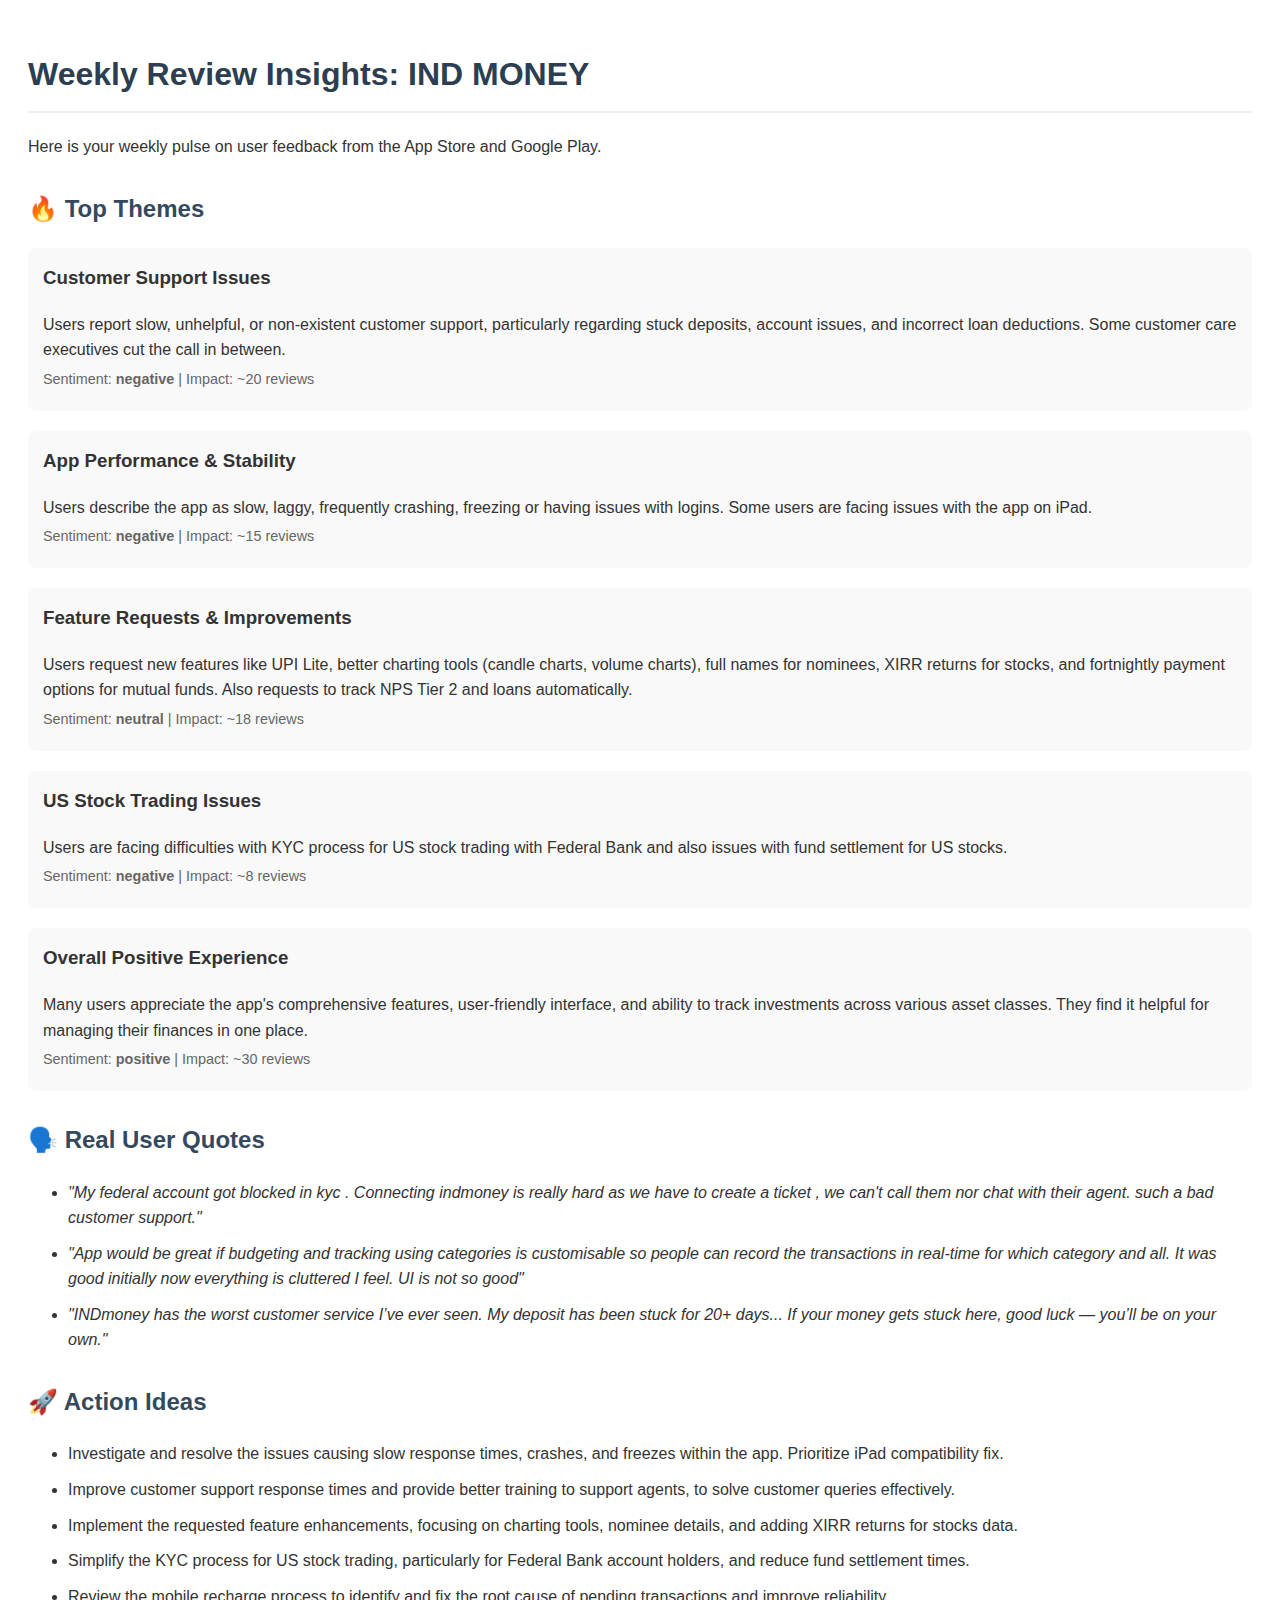
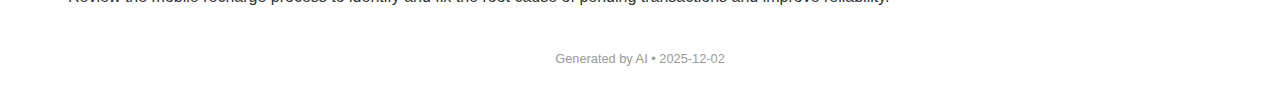
<file: test_report.html>
<!DOCTYPE html>
    <html>
    <head>
        <style>
            body { font-family: sans-serif; line-height: 1.6; color: #333; }
            .container { max_width: 600px; margin: 0 auto; padding: 20px; }
            h1 { color: #2c3e50; border-bottom: 2px solid #eee; padding-bottom: 10px; }
            h2 { color: #34495e; margin-top: 30px; }
            .footer { margin-top: 40px; font-size: 0.8em; color: #999; text-align: center; }
        </style>
    </head>
    <body>
        <div class="container">
            <h1>Weekly Review Insights: IND MONEY</h1>
            <p>Here is your weekly pulse on user feedback from the App Store and Google Play.</p>
            
            <h2>🔥 Top Themes</h2>
            
        <div style="margin-bottom: 20px; padding: 15px; background-color: #f9f9f9; border-radius: 8px;">
            <h3 style="margin-top: 0; color: #333;">Customer Support Issues</h3>
            <p style="margin: 5px 0;">Users report slow, unhelpful, or non-existent customer support, particularly regarding stuck deposits, account issues, and incorrect loan deductions. Some customer care executives cut the call in between.</p>
            <p style="margin: 5px 0; font-size: 0.9em; color: #666;">
                Sentiment: <strong>negative</strong> | Impact: ~20 reviews
            </p>
        </div>
        
        <div style="margin-bottom: 20px; padding: 15px; background-color: #f9f9f9; border-radius: 8px;">
            <h3 style="margin-top: 0; color: #333;">App Performance & Stability</h3>
            <p style="margin: 5px 0;">Users describe the app as slow, laggy, frequently crashing, freezing or having issues with logins. Some users are facing issues with the app on iPad.</p>
            <p style="margin: 5px 0; font-size: 0.9em; color: #666;">
                Sentiment: <strong>negative</strong> | Impact: ~15 reviews
            </p>
        </div>
        
        <div style="margin-bottom: 20px; padding: 15px; background-color: #f9f9f9; border-radius: 8px;">
            <h3 style="margin-top: 0; color: #333;">Feature Requests & Improvements</h3>
            <p style="margin: 5px 0;">Users request new features like UPI Lite, better charting tools (candle charts, volume charts), full names for nominees, XIRR returns for stocks, and fortnightly payment options for mutual funds. Also requests to track NPS Tier 2 and loans automatically.</p>
            <p style="margin: 5px 0; font-size: 0.9em; color: #666;">
                Sentiment: <strong>neutral</strong> | Impact: ~18 reviews
            </p>
        </div>
        
        <div style="margin-bottom: 20px; padding: 15px; background-color: #f9f9f9; border-radius: 8px;">
            <h3 style="margin-top: 0; color: #333;">US Stock Trading Issues</h3>
            <p style="margin: 5px 0;">Users are facing difficulties with KYC process for US stock trading with Federal Bank and also issues with fund settlement for US stocks.</p>
            <p style="margin: 5px 0; font-size: 0.9em; color: #666;">
                Sentiment: <strong>negative</strong> | Impact: ~8 reviews
            </p>
        </div>
        
        <div style="margin-bottom: 20px; padding: 15px; background-color: #f9f9f9; border-radius: 8px;">
            <h3 style="margin-top: 0; color: #333;">Overall Positive Experience</h3>
            <p style="margin: 5px 0;">Many users appreciate the app's comprehensive features, user-friendly interface, and ability to track investments across various asset classes. They find it helpful for managing their finances in one place.</p>
            <p style="margin: 5px 0; font-size: 0.9em; color: #666;">
                Sentiment: <strong>positive</strong> | Impact: ~30 reviews
            </p>
        </div>
        
            
            <h2>🗣️ Real User Quotes</h2>
            <ul><li style='margin-bottom: 10px; font-style: italic;'>"My federal account got blocked in kyc . Connecting indmoney is really hard as we have to create a ticket , we can't call them nor chat with their agent. such a bad customer support."</li><li style='margin-bottom: 10px; font-style: italic;'>"App would be great if budgeting and tracking using categories is customisable so people can record the transactions in real-time for which category and all. It was good initially now everything is cluttered I feel. UI is not so good"</li><li style='margin-bottom: 10px; font-style: italic;'>"INDmoney has the worst customer service I’ve ever seen. My deposit has been stuck for 20+ days... If your money gets stuck here, good luck — you’ll be on your own."</li></ul>
            
            <h2>🚀 Action Ideas</h2>
            <ul><li style='margin-bottom: 10px;'>Investigate and resolve the issues causing slow response times, crashes, and freezes within the app. Prioritize iPad compatibility fix.</li><li style='margin-bottom: 10px;'>Improve customer support response times and provide better training to support agents, to solve customer queries effectively.</li><li style='margin-bottom: 10px;'>Implement the requested feature enhancements, focusing on charting tools, nominee details, and adding XIRR returns for stocks data.</li><li style='margin-bottom: 10px;'>Simplify the KYC process for US stock trading, particularly for Federal Bank account holders, and reduce fund settlement times.</li><li style='margin-bottom: 10px;'>Review the mobile recharge process to identify and fix the root cause of pending transactions and improve reliability.</li></ul>
            
            <div class="footer">
                Generated by AI • 2025-12-02
            </div>
        </div>
    </body>
    </html>
</file>
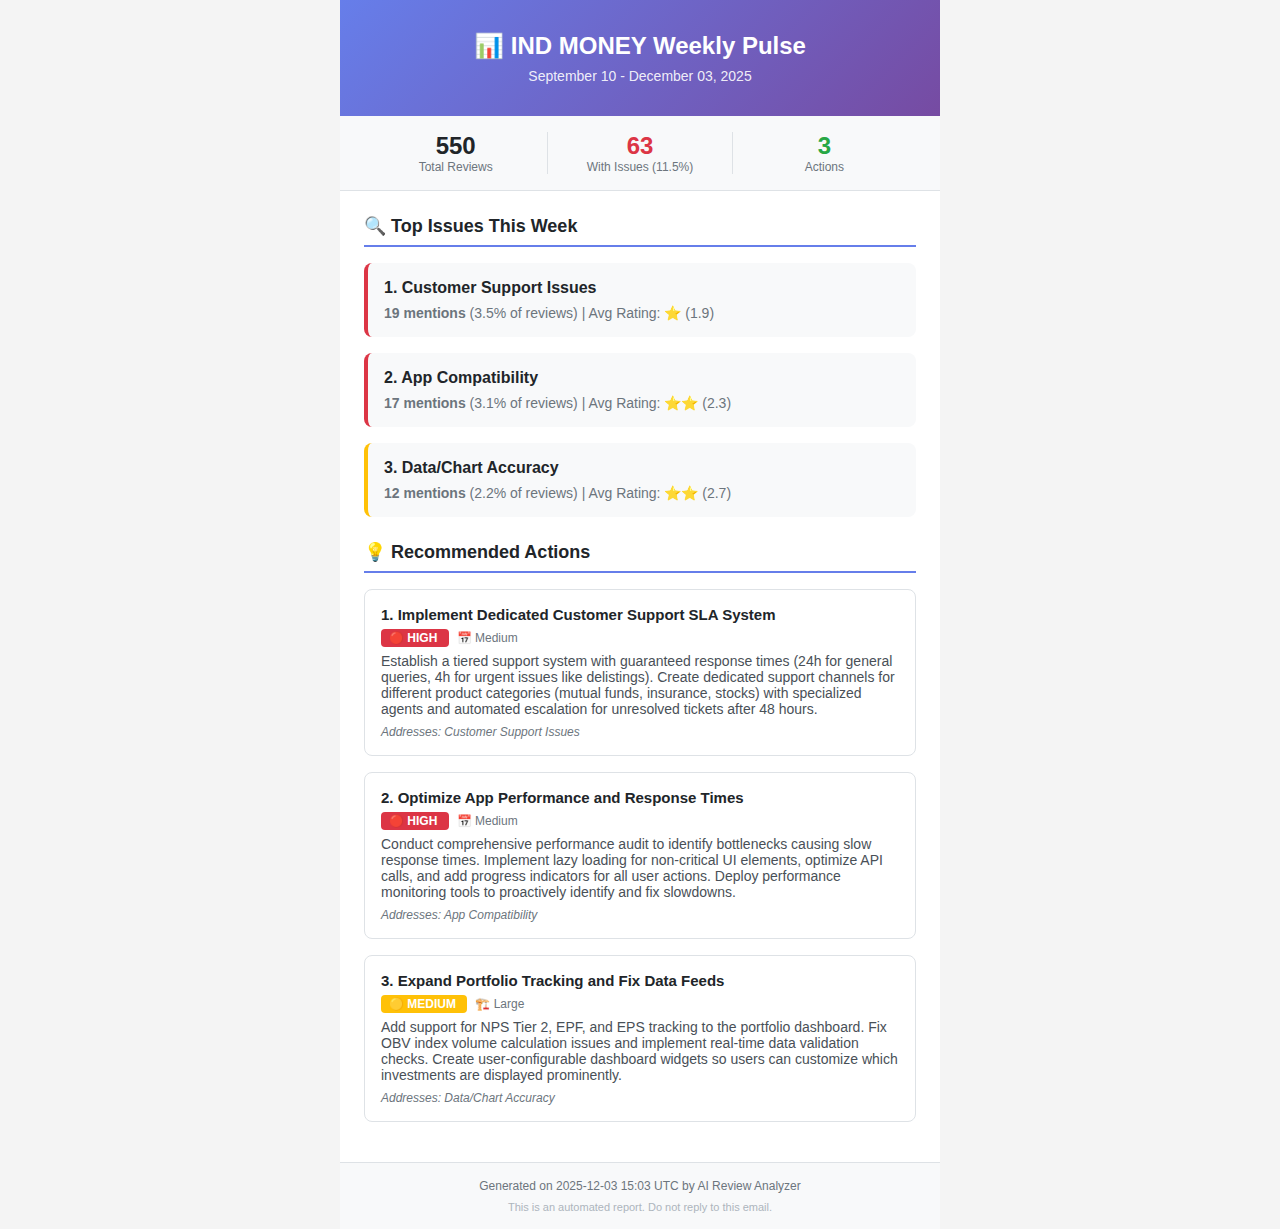
<file: artifacts/emails/email_20251203_203331.html>
<!DOCTYPE html>
<html>
<head>
    <meta charset="UTF-8">
    <meta name="viewport" content="width=device-width, initial-scale=1.0">
</head>
<body style="margin: 0; padding: 0; font-family: -apple-system, BlinkMacSystemFont, 'Segoe UI', Roboto, Helvetica, Arial, sans-serif; background-color: #f4f4f4;">
    <div style="max-width: 600px; margin: 0 auto; background: #ffffff;">
        
        <!-- Header -->
        <div style="background: linear-gradient(135deg, #667eea 0%, #764ba2 100%); padding: 32px 24px; text-align: center;">
            <h1 style="margin: 0; color: white; font-size: 24px; font-weight: 600;">
                📊 IND MONEY Weekly Pulse
            </h1>
            <p style="margin: 8px 0 0 0; color: rgba(255,255,255,0.9); font-size: 14px;">
                September 10 - December 03, 2025
            </p>
        </div>
        
        <!-- Stats Bar -->
        <div style="display: flex; background: #f8f9fa; padding: 16px 24px; border-bottom: 1px solid #dee2e6;">
            <div style="flex: 1; text-align: center;">
                <div style="font-size: 24px; font-weight: bold; color: #212529;">550</div>
                <div style="font-size: 12px; color: #6c757d;">Total Reviews</div>
            </div>
            <div style="flex: 1; text-align: center; border-left: 1px solid #dee2e6;">
                <div style="font-size: 24px; font-weight: bold; color: #dc3545;">63</div>
                <div style="font-size: 12px; color: #6c757d;">With Issues (11.5%)</div>
            </div>
            <div style="flex: 1; text-align: center; border-left: 1px solid #dee2e6;">
                <div style="font-size: 24px; font-weight: bold; color: #28a745;">3</div>
                <div style="font-size: 12px; color: #6c757d;">Actions</div>
            </div>
        </div>
        
        <!-- Content -->
        <div style="padding: 24px;">
            
            <!-- Top Issues Section -->
            <h2 style="margin: 0 0 16px 0; color: #212529; font-size: 18px; border-bottom: 2px solid #667eea; padding-bottom: 8px;">
                🔍 Top Issues This Week
            </h2>
            
            
        <div style="background: #f8f9fa; border-radius: 8px; padding: 16px; margin-bottom: 16px; border-left: 4px solid #dc3545;">
            <h3 style="margin: 0 0 8px 0; color: #212529; font-size: 16px;">
                1. Customer Support Issues
            </h3>
            <p style="margin: 0; color: #6c757d; font-size: 14px;">
                <strong>19 mentions</strong> (3.5% of reviews) 
                | Avg Rating: ⭐ (1.9)
            </p>
        </div>
        
        <div style="background: #f8f9fa; border-radius: 8px; padding: 16px; margin-bottom: 16px; border-left: 4px solid #dc3545;">
            <h3 style="margin: 0 0 8px 0; color: #212529; font-size: 16px;">
                2. App Compatibility
            </h3>
            <p style="margin: 0; color: #6c757d; font-size: 14px;">
                <strong>17 mentions</strong> (3.1% of reviews) 
                | Avg Rating: ⭐⭐ (2.3)
            </p>
        </div>
        
        <div style="background: #f8f9fa; border-radius: 8px; padding: 16px; margin-bottom: 16px; border-left: 4px solid #ffc107;">
            <h3 style="margin: 0 0 8px 0; color: #212529; font-size: 16px;">
                3. Data/Chart Accuracy
            </h3>
            <p style="margin: 0; color: #6c757d; font-size: 14px;">
                <strong>12 mentions</strong> (2.2% of reviews) 
                | Avg Rating: ⭐⭐ (2.7)
            </p>
        </div>
        
            
            <!-- Actions Section -->
            <h2 style="margin: 24px 0 16px 0; color: #212529; font-size: 18px; border-bottom: 2px solid #667eea; padding-bottom: 8px;">
                💡 Recommended Actions
            </h2>
            
            
        <div style="background: #fff; border: 1px solid #dee2e6; border-radius: 8px; padding: 16px; margin-bottom: 16px;">
            <h4 style="margin: 0 0 8px 0; color: #212529; font-size: 15px;">
                1. Implement Dedicated Customer Support SLA System
            </h4>
            <p style="margin: 0 0 8px 0; font-size: 12px;">
                <span style="background: #dc3545; color: white; padding: 2px 8px; border-radius: 4px; font-weight: bold;">
                    🔴 HIGH
                </span>
                <span style="margin-left: 8px; color: #6c757d;">📅 Medium</span>
            </p>
            <p style="margin: 0 0 8px 0; color: #495057; font-size: 14px;">
                Establish a tiered support system with guaranteed response times (24h for general queries, 4h for urgent issues like delistings). Create dedicated support channels for different product categories (mutual funds, insurance, stocks) with specialized agents and automated escalation for unresolved tickets after 48 hours.
            </p>
            <p style="margin: 0; color: #6c757d; font-size: 12px; font-style: italic;">
                Addresses: Customer Support Issues
            </p>
        </div>
        
        <div style="background: #fff; border: 1px solid #dee2e6; border-radius: 8px; padding: 16px; margin-bottom: 16px;">
            <h4 style="margin: 0 0 8px 0; color: #212529; font-size: 15px;">
                2. Optimize App Performance and Response Times
            </h4>
            <p style="margin: 0 0 8px 0; font-size: 12px;">
                <span style="background: #dc3545; color: white; padding: 2px 8px; border-radius: 4px; font-weight: bold;">
                    🔴 HIGH
                </span>
                <span style="margin-left: 8px; color: #6c757d;">📅 Medium</span>
            </p>
            <p style="margin: 0 0 8px 0; color: #495057; font-size: 14px;">
                Conduct comprehensive performance audit to identify bottlenecks causing slow response times. Implement lazy loading for non-critical UI elements, optimize API calls, and add progress indicators for all user actions. Deploy performance monitoring tools to proactively identify and fix slowdowns.
            </p>
            <p style="margin: 0; color: #6c757d; font-size: 12px; font-style: italic;">
                Addresses: App Compatibility
            </p>
        </div>
        
        <div style="background: #fff; border: 1px solid #dee2e6; border-radius: 8px; padding: 16px; margin-bottom: 16px;">
            <h4 style="margin: 0 0 8px 0; color: #212529; font-size: 15px;">
                3. Expand Portfolio Tracking and Fix Data Feeds
            </h4>
            <p style="margin: 0 0 8px 0; font-size: 12px;">
                <span style="background: #ffc107; color: white; padding: 2px 8px; border-radius: 4px; font-weight: bold;">
                    🟡 MEDIUM
                </span>
                <span style="margin-left: 8px; color: #6c757d;">🏗️ Large</span>
            </p>
            <p style="margin: 0 0 8px 0; color: #495057; font-size: 14px;">
                Add support for NPS Tier 2, EPF, and EPS tracking to the portfolio dashboard. Fix OBV index volume calculation issues and implement real-time data validation checks. Create user-configurable dashboard widgets so users can customize which investments are displayed prominently.
            </p>
            <p style="margin: 0; color: #6c757d; font-size: 12px; font-style: italic;">
                Addresses: Data/Chart Accuracy
            </p>
        </div>
        
            
        </div>
        
        <!-- Footer -->
        <div style="background: #f8f9fa; padding: 16px 24px; text-align: center; border-top: 1px solid #dee2e6;">
            <p style="margin: 0; color: #6c757d; font-size: 12px;">
                Generated on 2025-12-03 15:03 UTC by AI Review Analyzer
            </p>
            <p style="margin: 8px 0 0 0; color: #adb5bd; font-size: 11px;">
                This is an automated report. Do not reply to this email.
            </p>
        </div>
        
    </div>
</body>
</html>
</file>
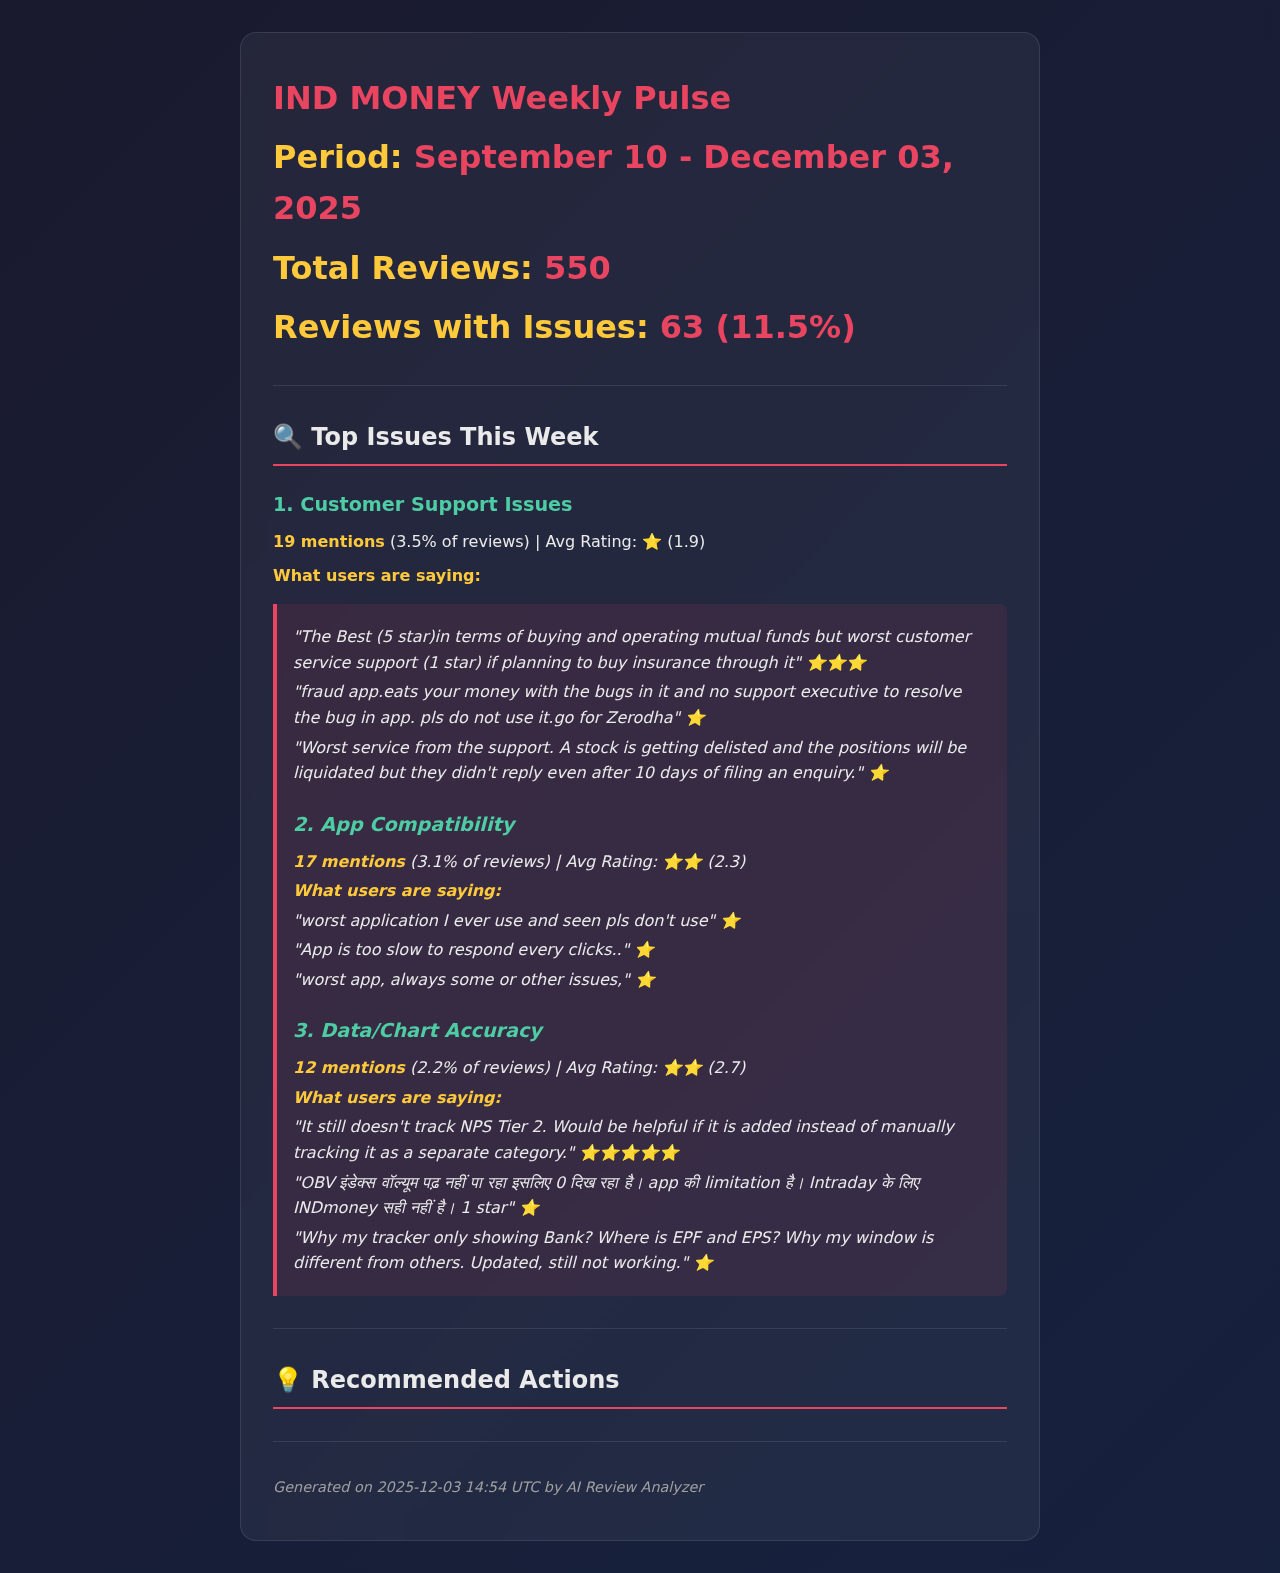
<file: artifacts/pulses/pulse_20251203_202400.html>
<!DOCTYPE html>
<html lang="en">
<head>
    <meta charset="UTF-8">
    <meta name="viewport" content="width=device-width, initial-scale=1.0">
    <title>IND MONEY Weekly Pulse</title>
    <style>
        :root {
            --primary: #1a1a2e;
            --secondary: #16213e;
            --accent: #e94560;
            --text: #eaeaea;
            --muted: #a0a0a0;
            --success: #4ecca3;
            --warning: #ffc93c;
            --danger: #ff6b6b;
        }
        
        * {
            margin: 0;
            padding: 0;
            box-sizing: border-box;
        }
        
        body {
            font-family: 'Segoe UI', system-ui, -apple-system, sans-serif;
            background: linear-gradient(135deg, var(--primary) 0%, var(--secondary) 100%);
            color: var(--text);
            min-height: 100vh;
            padding: 2rem;
            line-height: 1.6;
        }
        
        .container {
            max-width: 800px;
            margin: 0 auto;
            background: rgba(255,255,255,0.05);
            border-radius: 16px;
            padding: 2rem;
            backdrop-filter: blur(10px);
            border: 1px solid rgba(255,255,255,0.1);
        }
        
        h1 {
            font-size: 2rem;
            margin-bottom: 0.5rem;
            color: var(--accent);
        }
        
        h2 {
            font-size: 1.5rem;
            margin: 1.5rem 0 1rem;
            padding-bottom: 0.5rem;
            border-bottom: 2px solid var(--accent);
        }
        
        h3 {
            font-size: 1.2rem;
            margin: 1.5rem 0 0.5rem;
            color: var(--success);
        }
        
        p {
            margin: 0.5rem 0;
        }
        
        strong {
            color: var(--warning);
        }
        
        blockquote {
            background: rgba(233, 69, 96, 0.1);
            border-left: 4px solid var(--accent);
            padding: 1rem;
            margin: 1rem 0;
            border-radius: 0 8px 8px 0;
            font-style: italic;
        }
        
        blockquote p {
            margin: 0.25rem 0;
        }
        
        hr {
            border: none;
            border-top: 1px solid rgba(255,255,255,0.1);
            margin: 2rem 0;
        }
        
        em {
            color: var(--muted);
            font-size: 0.9rem;
        }
        
        .emoji {
            font-size: 1.2em;
        }
    </style>
</head>
<body>
    <div class="container">
        <p><h1>IND MONEY Weekly Pulse</p>
<p><strong>Period:</strong> September 10 - December 03, 2025  </p>
<p><strong>Total Reviews:</strong> 550  </p>
<p><strong>Reviews with Issues:</strong> 63 (11.5%)</p>
<hr>
<h2>🔍 Top Issues This Week</h2>
<h3>1. Customer Support Issues</h3>
<p><strong>19 mentions</strong> (3.5% of reviews) | Avg Rating: ⭐ (1.9)</p>
<p><strong>What users are saying:</strong></p>
<blockquote>
<p>"The Best (5 star)in terms of buying and operating mutual funds but worst customer service support (1 star) if planning to buy insurance through it" ⭐⭐⭐</p>
<p>"fraud app.eats your money with the bugs in it and no support executive to resolve the bug in app. pls do not use it.go for Zerodha" ⭐</p>
<p>"Worst service from the support. A stock is getting delisted and the positions will be liquidated but they didn't reply even after 10 days of filing an enquiry." ⭐</p>
<h3>2. App Compatibility</h3>
<p><strong>17 mentions</strong> (3.1% of reviews) | Avg Rating: ⭐⭐ (2.3)</p>
<p><strong>What users are saying:</strong></p>
<p>"worst application I ever use and seen pls don't use" ⭐</p>
<p>"App is too slow to respond every clicks.." ⭐</p>
<p>"worst app, always some or other issues," ⭐</p>
<h3>3. Data/Chart Accuracy</h3>
<p><strong>12 mentions</strong> (2.2% of reviews) | Avg Rating: ⭐⭐ (2.7)</p>
<p><strong>What users are saying:</strong></p>
<p>"It still doesn't track NPS Tier 2. Would be helpful if it is added instead of manually tracking it as a separate category." ⭐⭐⭐⭐⭐</p>
<p>"OBV इंडेक्स वॉल्यूम पढ़ नहीं पा रहा इसलिए 0 दिख रहा है। app की limitation है। Intraday के लिए INDmoney सही नहीं है। 1 star" ⭐</p>
<p>"Why my tracker only showing Bank? Where is EPF and EPS? Why my window is different from others. Updated, still not working." ⭐</p>
</blockquote>
<hr>
<h2>💡 Recommended Actions</h2>
<hr>
<p><em>Generated on 2025-12-03 14:54 UTC by AI Review Analyzer</em></p>
    </div>
</body>
</html>
</file>
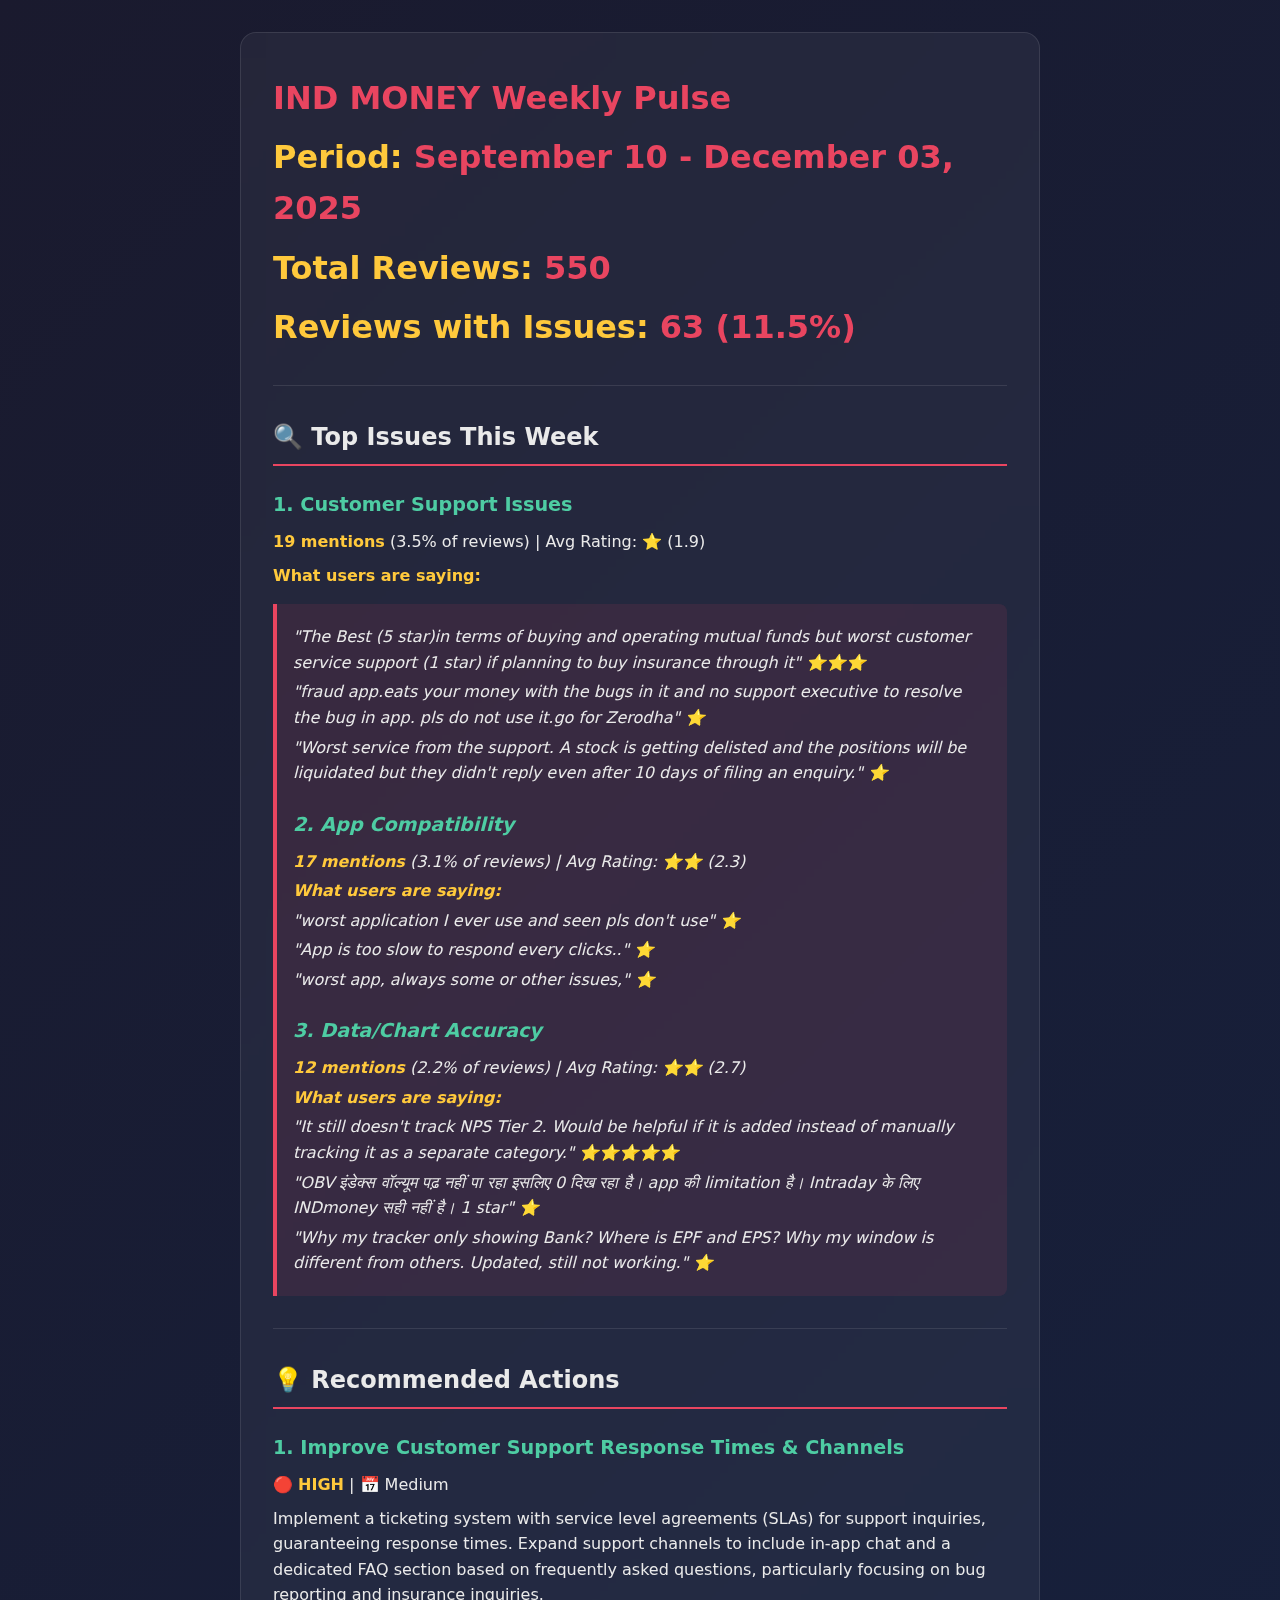
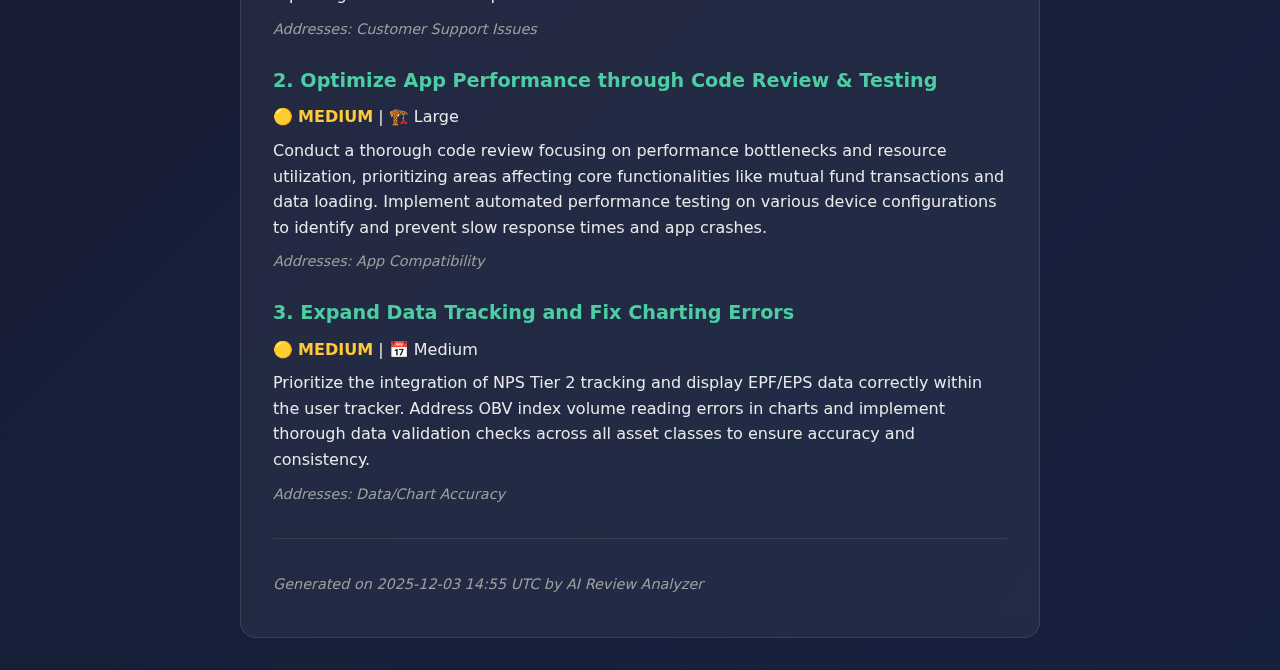
<file: artifacts/pulses/pulse_20251203_202520.html>
<!DOCTYPE html>
<html lang="en">
<head>
    <meta charset="UTF-8">
    <meta name="viewport" content="width=device-width, initial-scale=1.0">
    <title>IND MONEY Weekly Pulse</title>
    <style>
        :root {
            --primary: #1a1a2e;
            --secondary: #16213e;
            --accent: #e94560;
            --text: #eaeaea;
            --muted: #a0a0a0;
            --success: #4ecca3;
            --warning: #ffc93c;
            --danger: #ff6b6b;
        }
        
        * {
            margin: 0;
            padding: 0;
            box-sizing: border-box;
        }
        
        body {
            font-family: 'Segoe UI', system-ui, -apple-system, sans-serif;
            background: linear-gradient(135deg, var(--primary) 0%, var(--secondary) 100%);
            color: var(--text);
            min-height: 100vh;
            padding: 2rem;
            line-height: 1.6;
        }
        
        .container {
            max-width: 800px;
            margin: 0 auto;
            background: rgba(255,255,255,0.05);
            border-radius: 16px;
            padding: 2rem;
            backdrop-filter: blur(10px);
            border: 1px solid rgba(255,255,255,0.1);
        }
        
        h1 {
            font-size: 2rem;
            margin-bottom: 0.5rem;
            color: var(--accent);
        }
        
        h2 {
            font-size: 1.5rem;
            margin: 1.5rem 0 1rem;
            padding-bottom: 0.5rem;
            border-bottom: 2px solid var(--accent);
        }
        
        h3 {
            font-size: 1.2rem;
            margin: 1.5rem 0 0.5rem;
            color: var(--success);
        }
        
        p {
            margin: 0.5rem 0;
        }
        
        strong {
            color: var(--warning);
        }
        
        blockquote {
            background: rgba(233, 69, 96, 0.1);
            border-left: 4px solid var(--accent);
            padding: 1rem;
            margin: 1rem 0;
            border-radius: 0 8px 8px 0;
            font-style: italic;
        }
        
        blockquote p {
            margin: 0.25rem 0;
        }
        
        hr {
            border: none;
            border-top: 1px solid rgba(255,255,255,0.1);
            margin: 2rem 0;
        }
        
        em {
            color: var(--muted);
            font-size: 0.9rem;
        }
        
        .emoji {
            font-size: 1.2em;
        }
    </style>
</head>
<body>
    <div class="container">
        <p><h1>IND MONEY Weekly Pulse</p>
<p><strong>Period:</strong> September 10 - December 03, 2025  </p>
<p><strong>Total Reviews:</strong> 550  </p>
<p><strong>Reviews with Issues:</strong> 63 (11.5%)</p>
<hr>
<h2>🔍 Top Issues This Week</h2>
<h3>1. Customer Support Issues</h3>
<p><strong>19 mentions</strong> (3.5% of reviews) | Avg Rating: ⭐ (1.9)</p>
<p><strong>What users are saying:</strong></p>
<blockquote>
<p>"The Best (5 star)in terms of buying and operating mutual funds but worst customer service support (1 star) if planning to buy insurance through it" ⭐⭐⭐</p>
<p>"fraud app.eats your money with the bugs in it and no support executive to resolve the bug in app. pls do not use it.go for Zerodha" ⭐</p>
<p>"Worst service from the support. A stock is getting delisted and the positions will be liquidated but they didn't reply even after 10 days of filing an enquiry." ⭐</p>
<h3>2. App Compatibility</h3>
<p><strong>17 mentions</strong> (3.1% of reviews) | Avg Rating: ⭐⭐ (2.3)</p>
<p><strong>What users are saying:</strong></p>
<p>"worst application I ever use and seen pls don't use" ⭐</p>
<p>"App is too slow to respond every clicks.." ⭐</p>
<p>"worst app, always some or other issues," ⭐</p>
<h3>3. Data/Chart Accuracy</h3>
<p><strong>12 mentions</strong> (2.2% of reviews) | Avg Rating: ⭐⭐ (2.7)</p>
<p><strong>What users are saying:</strong></p>
<p>"It still doesn't track NPS Tier 2. Would be helpful if it is added instead of manually tracking it as a separate category." ⭐⭐⭐⭐⭐</p>
<p>"OBV इंडेक्स वॉल्यूम पढ़ नहीं पा रहा इसलिए 0 दिख रहा है। app की limitation है। Intraday के लिए INDmoney सही नहीं है। 1 star" ⭐</p>
<p>"Why my tracker only showing Bank? Where is EPF and EPS? Why my window is different from others. Updated, still not working." ⭐</p>
</blockquote>
<hr>
<h2>💡 Recommended Actions</h2>
<h3>1. Improve Customer Support Response Times & Channels</h3>
<p>🔴 <strong>HIGH</strong> | 📅 Medium</p>
<p>Implement a ticketing system with service level agreements (SLAs) for support inquiries, guaranteeing response times. Expand support channels to include in-app chat and a dedicated FAQ section based on frequently asked questions, particularly focusing on bug reporting and insurance inquiries.</p>
<p><em>Addresses: Customer Support Issues</em></p>
<h3>2. Optimize App Performance through Code Review & Testing</h3>
<p>🟡 <strong>MEDIUM</strong> | 🏗️ Large</p>
<p>Conduct a thorough code review focusing on performance bottlenecks and resource utilization, prioritizing areas affecting core functionalities like mutual fund transactions and data loading. Implement automated performance testing on various device configurations to identify and prevent slow response times and app crashes.</p>
<p><em>Addresses: App Compatibility</em></p>
<h3>3. Expand Data Tracking and Fix Charting Errors</h3>
<p>🟡 <strong>MEDIUM</strong> | 📅 Medium</p>
<p>Prioritize the integration of NPS Tier 2 tracking and display EPF/EPS data correctly within the user tracker. Address OBV index volume reading errors in charts and implement thorough data validation checks across all asset classes to ensure accuracy and consistency.</p>
<p><em>Addresses: Data/Chart Accuracy</em></p>
<hr>
<p><em>Generated on 2025-12-03 14:55 UTC by AI Review Analyzer</em></p>
    </div>
</body>
</html>
</file>
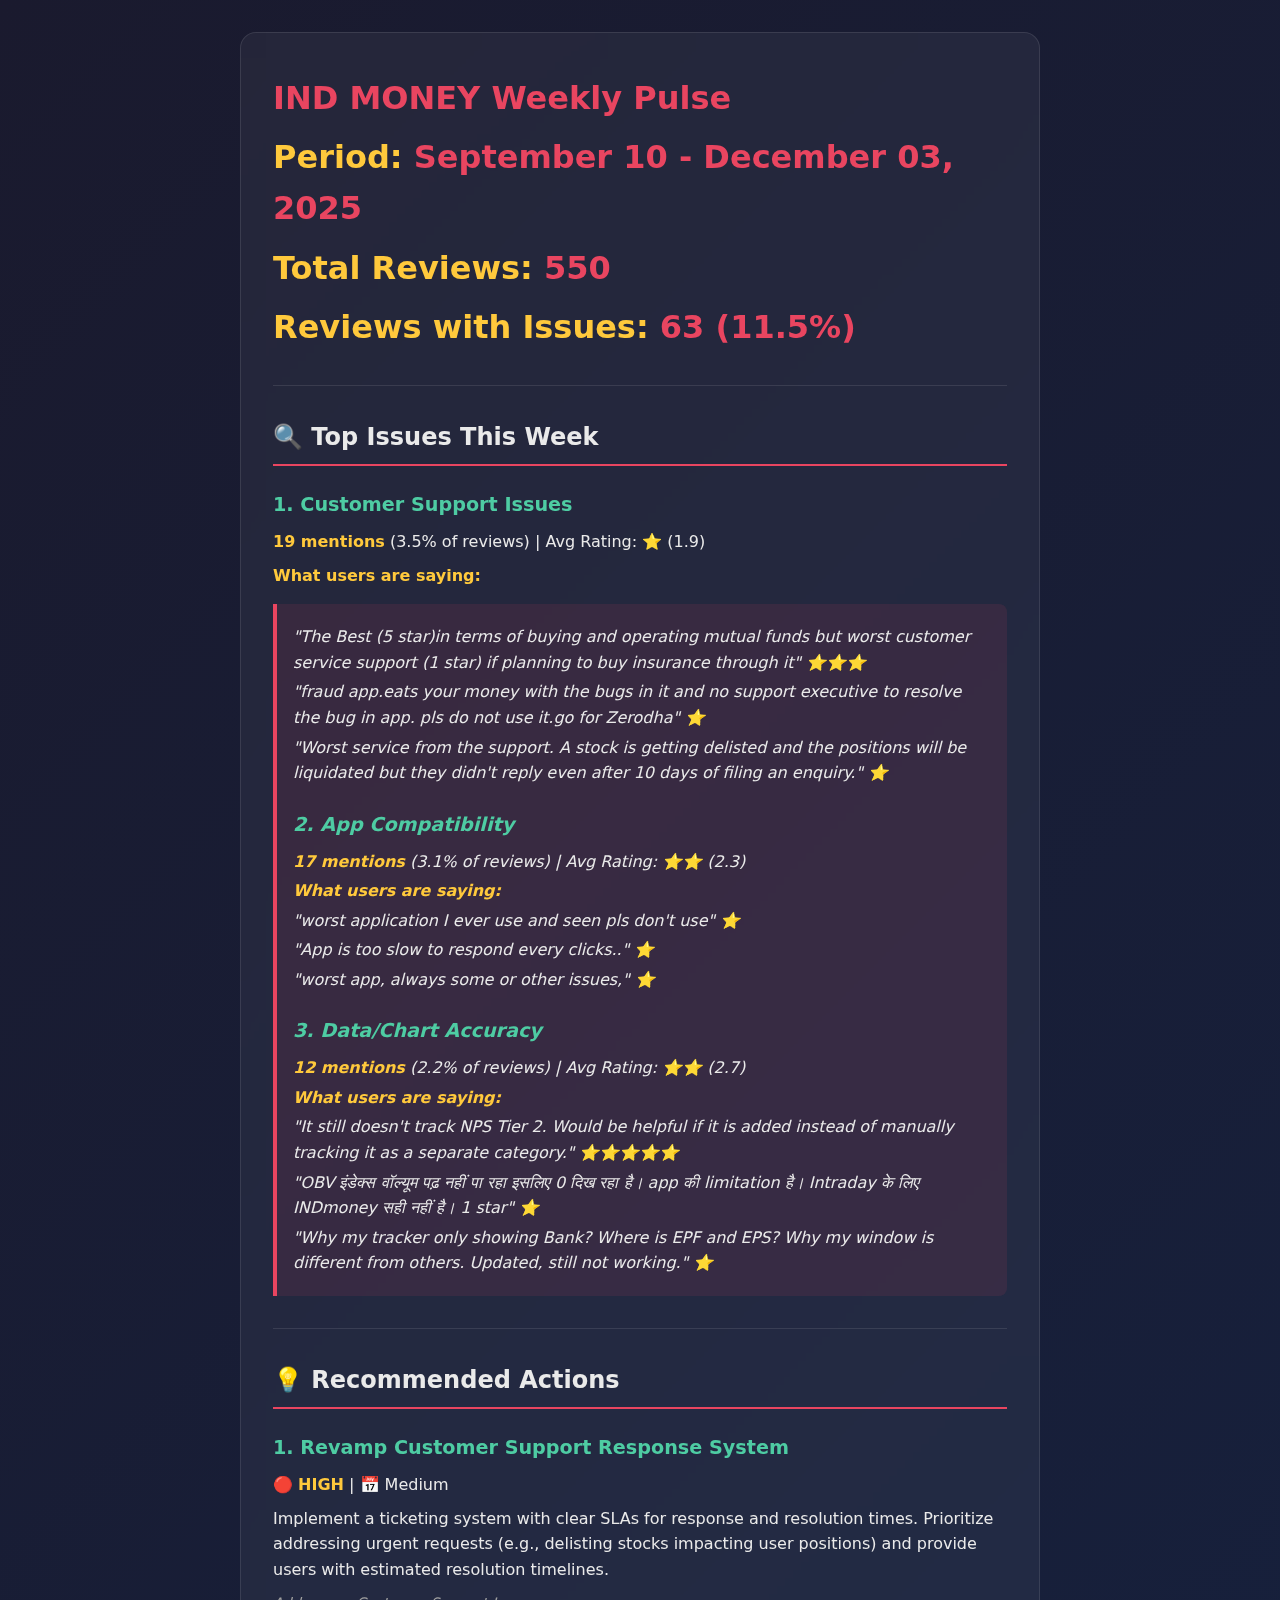
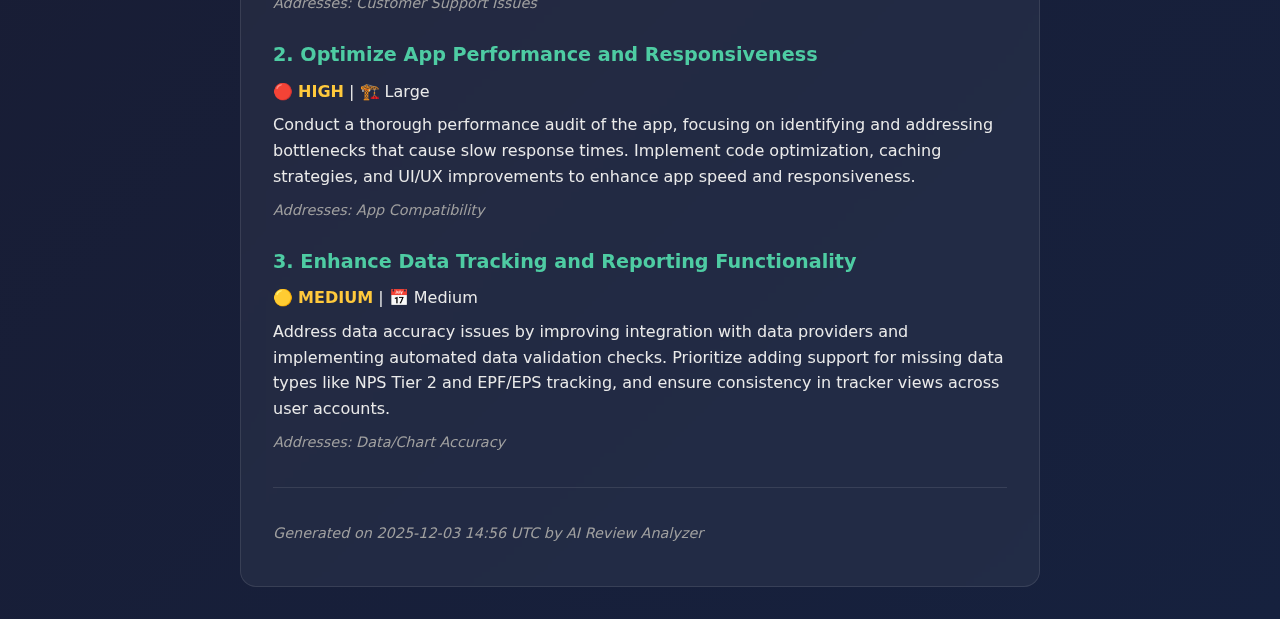
<file: artifacts/pulses/pulse_20251203_202631.html>
<!DOCTYPE html>
<html lang="en">
<head>
    <meta charset="UTF-8">
    <meta name="viewport" content="width=device-width, initial-scale=1.0">
    <title>IND MONEY Weekly Pulse</title>
    <style>
        :root {
            --primary: #1a1a2e;
            --secondary: #16213e;
            --accent: #e94560;
            --text: #eaeaea;
            --muted: #a0a0a0;
            --success: #4ecca3;
            --warning: #ffc93c;
            --danger: #ff6b6b;
        }
        
        * {
            margin: 0;
            padding: 0;
            box-sizing: border-box;
        }
        
        body {
            font-family: 'Segoe UI', system-ui, -apple-system, sans-serif;
            background: linear-gradient(135deg, var(--primary) 0%, var(--secondary) 100%);
            color: var(--text);
            min-height: 100vh;
            padding: 2rem;
            line-height: 1.6;
        }
        
        .container {
            max-width: 800px;
            margin: 0 auto;
            background: rgba(255,255,255,0.05);
            border-radius: 16px;
            padding: 2rem;
            backdrop-filter: blur(10px);
            border: 1px solid rgba(255,255,255,0.1);
        }
        
        h1 {
            font-size: 2rem;
            margin-bottom: 0.5rem;
            color: var(--accent);
        }
        
        h2 {
            font-size: 1.5rem;
            margin: 1.5rem 0 1rem;
            padding-bottom: 0.5rem;
            border-bottom: 2px solid var(--accent);
        }
        
        h3 {
            font-size: 1.2rem;
            margin: 1.5rem 0 0.5rem;
            color: var(--success);
        }
        
        p {
            margin: 0.5rem 0;
        }
        
        strong {
            color: var(--warning);
        }
        
        blockquote {
            background: rgba(233, 69, 96, 0.1);
            border-left: 4px solid var(--accent);
            padding: 1rem;
            margin: 1rem 0;
            border-radius: 0 8px 8px 0;
            font-style: italic;
        }
        
        blockquote p {
            margin: 0.25rem 0;
        }
        
        hr {
            border: none;
            border-top: 1px solid rgba(255,255,255,0.1);
            margin: 2rem 0;
        }
        
        em {
            color: var(--muted);
            font-size: 0.9rem;
        }
        
        .emoji {
            font-size: 1.2em;
        }
    </style>
</head>
<body>
    <div class="container">
        <p><h1>IND MONEY Weekly Pulse</p>
<p><strong>Period:</strong> September 10 - December 03, 2025  </p>
<p><strong>Total Reviews:</strong> 550  </p>
<p><strong>Reviews with Issues:</strong> 63 (11.5%)</p>
<hr>
<h2>🔍 Top Issues This Week</h2>
<h3>1. Customer Support Issues</h3>
<p><strong>19 mentions</strong> (3.5% of reviews) | Avg Rating: ⭐ (1.9)</p>
<p><strong>What users are saying:</strong></p>
<blockquote>
<p>"The Best (5 star)in terms of buying and operating mutual funds but worst customer service support (1 star) if planning to buy insurance through it" ⭐⭐⭐</p>
<p>"fraud app.eats your money with the bugs in it and no support executive to resolve the bug in app. pls do not use it.go for Zerodha" ⭐</p>
<p>"Worst service from the support. A stock is getting delisted and the positions will be liquidated but they didn't reply even after 10 days of filing an enquiry." ⭐</p>
<h3>2. App Compatibility</h3>
<p><strong>17 mentions</strong> (3.1% of reviews) | Avg Rating: ⭐⭐ (2.3)</p>
<p><strong>What users are saying:</strong></p>
<p>"worst application I ever use and seen pls don't use" ⭐</p>
<p>"App is too slow to respond every clicks.." ⭐</p>
<p>"worst app, always some or other issues," ⭐</p>
<h3>3. Data/Chart Accuracy</h3>
<p><strong>12 mentions</strong> (2.2% of reviews) | Avg Rating: ⭐⭐ (2.7)</p>
<p><strong>What users are saying:</strong></p>
<p>"It still doesn't track NPS Tier 2. Would be helpful if it is added instead of manually tracking it as a separate category." ⭐⭐⭐⭐⭐</p>
<p>"OBV इंडेक्स वॉल्यूम पढ़ नहीं पा रहा इसलिए 0 दिख रहा है। app की limitation है। Intraday के लिए INDmoney सही नहीं है। 1 star" ⭐</p>
<p>"Why my tracker only showing Bank? Where is EPF and EPS? Why my window is different from others. Updated, still not working." ⭐</p>
</blockquote>
<hr>
<h2>💡 Recommended Actions</h2>
<h3>1. Revamp Customer Support Response System</h3>
<p>🔴 <strong>HIGH</strong> | 📅 Medium</p>
<p>Implement a ticketing system with clear SLAs for response and resolution times. Prioritize addressing urgent requests (e.g., delisting stocks impacting user positions) and provide users with estimated resolution timelines.</p>
<p><em>Addresses: Customer Support Issues</em></p>
<h3>2. Optimize App Performance and Responsiveness</h3>
<p>🔴 <strong>HIGH</strong> | 🏗️ Large</p>
<p>Conduct a thorough performance audit of the app, focusing on identifying and addressing bottlenecks that cause slow response times. Implement code optimization, caching strategies, and UI/UX improvements to enhance app speed and responsiveness.</p>
<p><em>Addresses: App Compatibility</em></p>
<h3>3. Enhance Data Tracking and Reporting Functionality</h3>
<p>🟡 <strong>MEDIUM</strong> | 📅 Medium</p>
<p>Address data accuracy issues by improving integration with data providers and implementing automated data validation checks. Prioritize adding support for missing data types like NPS Tier 2 and EPF/EPS tracking, and ensure consistency in tracker views across user accounts.</p>
<p><em>Addresses: Data/Chart Accuracy</em></p>
<hr>
<p><em>Generated on 2025-12-03 14:56 UTC by AI Review Analyzer</em></p>
    </div>
</body>
</html>
</file>
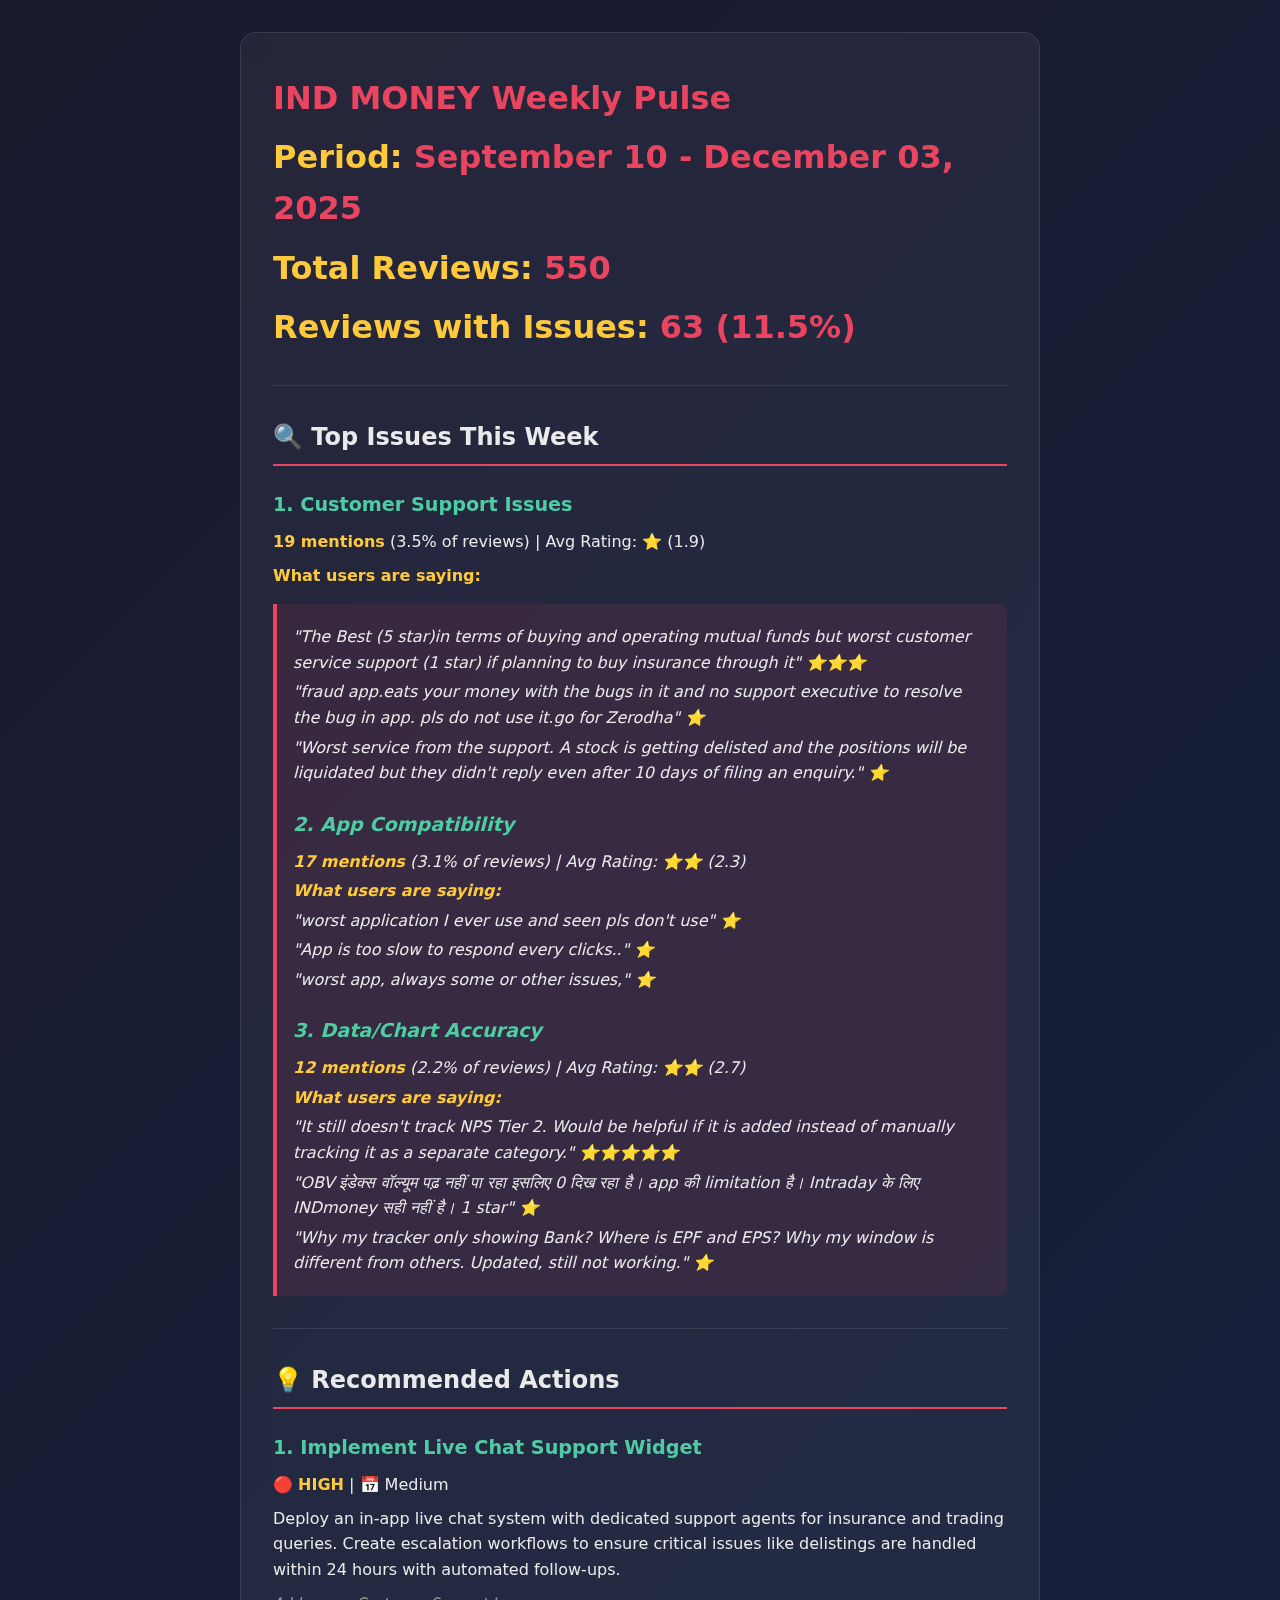
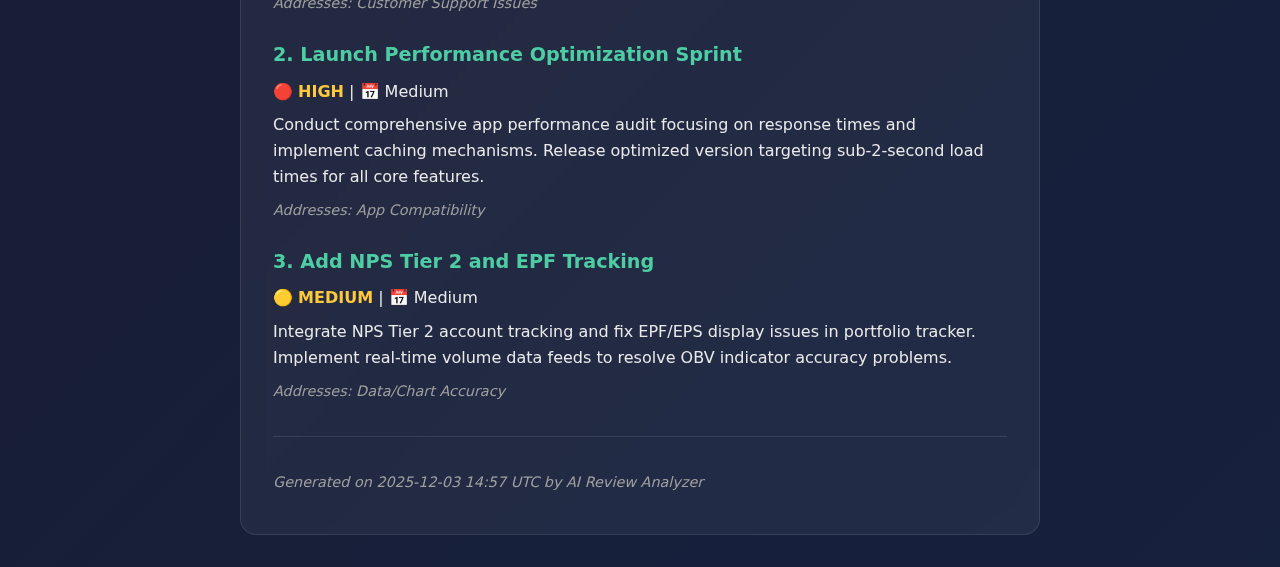
<file: artifacts/pulses/pulse_20251203_202707.html>
<!DOCTYPE html>
<html lang="en">
<head>
    <meta charset="UTF-8">
    <meta name="viewport" content="width=device-width, initial-scale=1.0">
    <title>IND MONEY Weekly Pulse</title>
    <style>
        :root {
            --primary: #1a1a2e;
            --secondary: #16213e;
            --accent: #e94560;
            --text: #eaeaea;
            --muted: #a0a0a0;
            --success: #4ecca3;
            --warning: #ffc93c;
            --danger: #ff6b6b;
        }
        
        * {
            margin: 0;
            padding: 0;
            box-sizing: border-box;
        }
        
        body {
            font-family: 'Segoe UI', system-ui, -apple-system, sans-serif;
            background: linear-gradient(135deg, var(--primary) 0%, var(--secondary) 100%);
            color: var(--text);
            min-height: 100vh;
            padding: 2rem;
            line-height: 1.6;
        }
        
        .container {
            max-width: 800px;
            margin: 0 auto;
            background: rgba(255,255,255,0.05);
            border-radius: 16px;
            padding: 2rem;
            backdrop-filter: blur(10px);
            border: 1px solid rgba(255,255,255,0.1);
        }
        
        h1 {
            font-size: 2rem;
            margin-bottom: 0.5rem;
            color: var(--accent);
        }
        
        h2 {
            font-size: 1.5rem;
            margin: 1.5rem 0 1rem;
            padding-bottom: 0.5rem;
            border-bottom: 2px solid var(--accent);
        }
        
        h3 {
            font-size: 1.2rem;
            margin: 1.5rem 0 0.5rem;
            color: var(--success);
        }
        
        p {
            margin: 0.5rem 0;
        }
        
        strong {
            color: var(--warning);
        }
        
        blockquote {
            background: rgba(233, 69, 96, 0.1);
            border-left: 4px solid var(--accent);
            padding: 1rem;
            margin: 1rem 0;
            border-radius: 0 8px 8px 0;
            font-style: italic;
        }
        
        blockquote p {
            margin: 0.25rem 0;
        }
        
        hr {
            border: none;
            border-top: 1px solid rgba(255,255,255,0.1);
            margin: 2rem 0;
        }
        
        em {
            color: var(--muted);
            font-size: 0.9rem;
        }
        
        .emoji {
            font-size: 1.2em;
        }
    </style>
</head>
<body>
    <div class="container">
        <p><h1>IND MONEY Weekly Pulse</p>
<p><strong>Period:</strong> September 10 - December 03, 2025  </p>
<p><strong>Total Reviews:</strong> 550  </p>
<p><strong>Reviews with Issues:</strong> 63 (11.5%)</p>
<hr>
<h2>🔍 Top Issues This Week</h2>
<h3>1. Customer Support Issues</h3>
<p><strong>19 mentions</strong> (3.5% of reviews) | Avg Rating: ⭐ (1.9)</p>
<p><strong>What users are saying:</strong></p>
<blockquote>
<p>"The Best (5 star)in terms of buying and operating mutual funds but worst customer service support (1 star) if planning to buy insurance through it" ⭐⭐⭐</p>
<p>"fraud app.eats your money with the bugs in it and no support executive to resolve the bug in app. pls do not use it.go for Zerodha" ⭐</p>
<p>"Worst service from the support. A stock is getting delisted and the positions will be liquidated but they didn't reply even after 10 days of filing an enquiry." ⭐</p>
<h3>2. App Compatibility</h3>
<p><strong>17 mentions</strong> (3.1% of reviews) | Avg Rating: ⭐⭐ (2.3)</p>
<p><strong>What users are saying:</strong></p>
<p>"worst application I ever use and seen pls don't use" ⭐</p>
<p>"App is too slow to respond every clicks.." ⭐</p>
<p>"worst app, always some or other issues," ⭐</p>
<h3>3. Data/Chart Accuracy</h3>
<p><strong>12 mentions</strong> (2.2% of reviews) | Avg Rating: ⭐⭐ (2.7)</p>
<p><strong>What users are saying:</strong></p>
<p>"It still doesn't track NPS Tier 2. Would be helpful if it is added instead of manually tracking it as a separate category." ⭐⭐⭐⭐⭐</p>
<p>"OBV इंडेक्स वॉल्यूम पढ़ नहीं पा रहा इसलिए 0 दिख रहा है। app की limitation है। Intraday के लिए INDmoney सही नहीं है। 1 star" ⭐</p>
<p>"Why my tracker only showing Bank? Where is EPF and EPS? Why my window is different from others. Updated, still not working." ⭐</p>
</blockquote>
<hr>
<h2>💡 Recommended Actions</h2>
<h3>1. Implement Live Chat Support Widget</h3>
<p>🔴 <strong>HIGH</strong> | 📅 Medium</p>
<p>Deploy an in-app live chat system with dedicated support agents for insurance and trading queries. Create escalation workflows to ensure critical issues like delistings are handled within 24 hours with automated follow-ups.</p>
<p><em>Addresses: Customer Support Issues</em></p>
<h3>2. Launch Performance Optimization Sprint</h3>
<p>🔴 <strong>HIGH</strong> | 📅 Medium</p>
<p>Conduct comprehensive app performance audit focusing on response times and implement caching mechanisms. Release optimized version targeting sub-2-second load times for all core features.</p>
<p><em>Addresses: App Compatibility</em></p>
<h3>3. Add NPS Tier 2 and EPF Tracking</h3>
<p>🟡 <strong>MEDIUM</strong> | 📅 Medium</p>
<p>Integrate NPS Tier 2 account tracking and fix EPF/EPS display issues in portfolio tracker. Implement real-time volume data feeds to resolve OBV indicator accuracy problems.</p>
<p><em>Addresses: Data/Chart Accuracy</em></p>
<hr>
<p><em>Generated on 2025-12-03 14:57 UTC by AI Review Analyzer</em></p>
    </div>
</body>
</html>
</file>
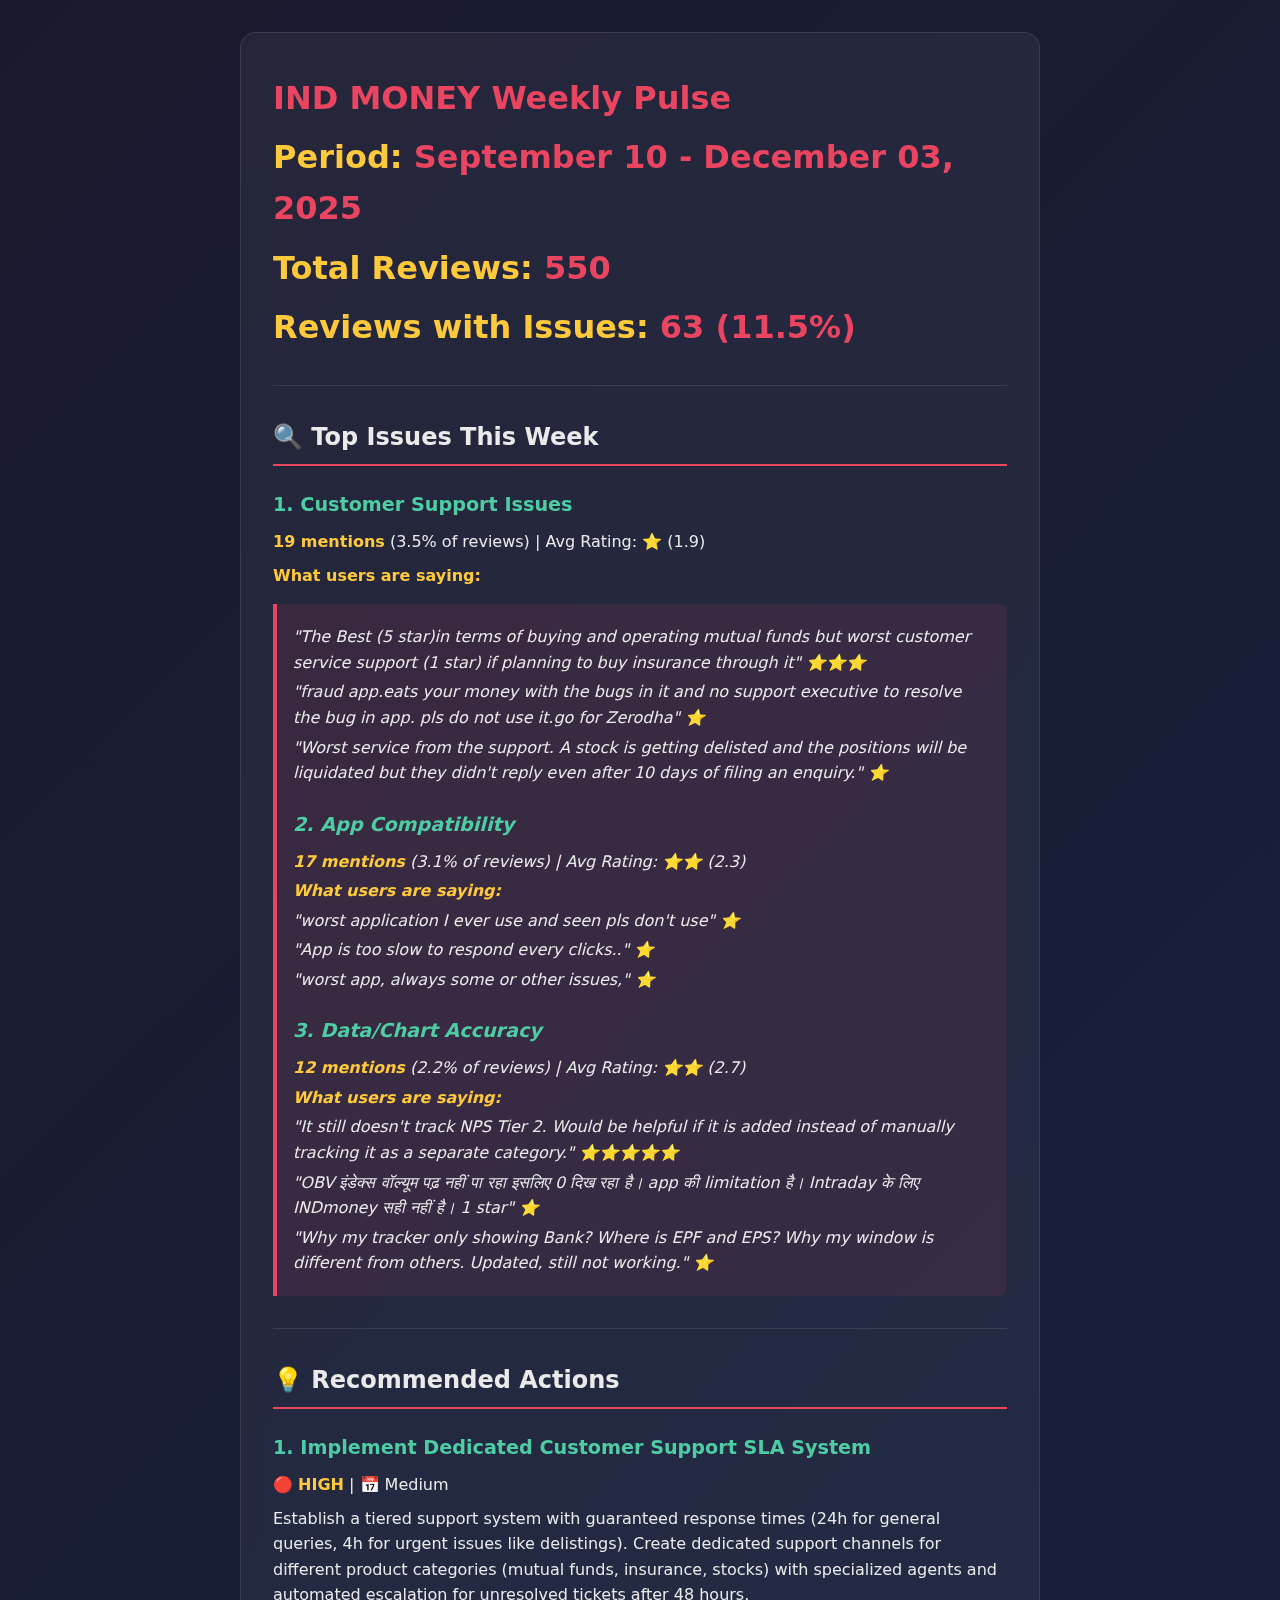
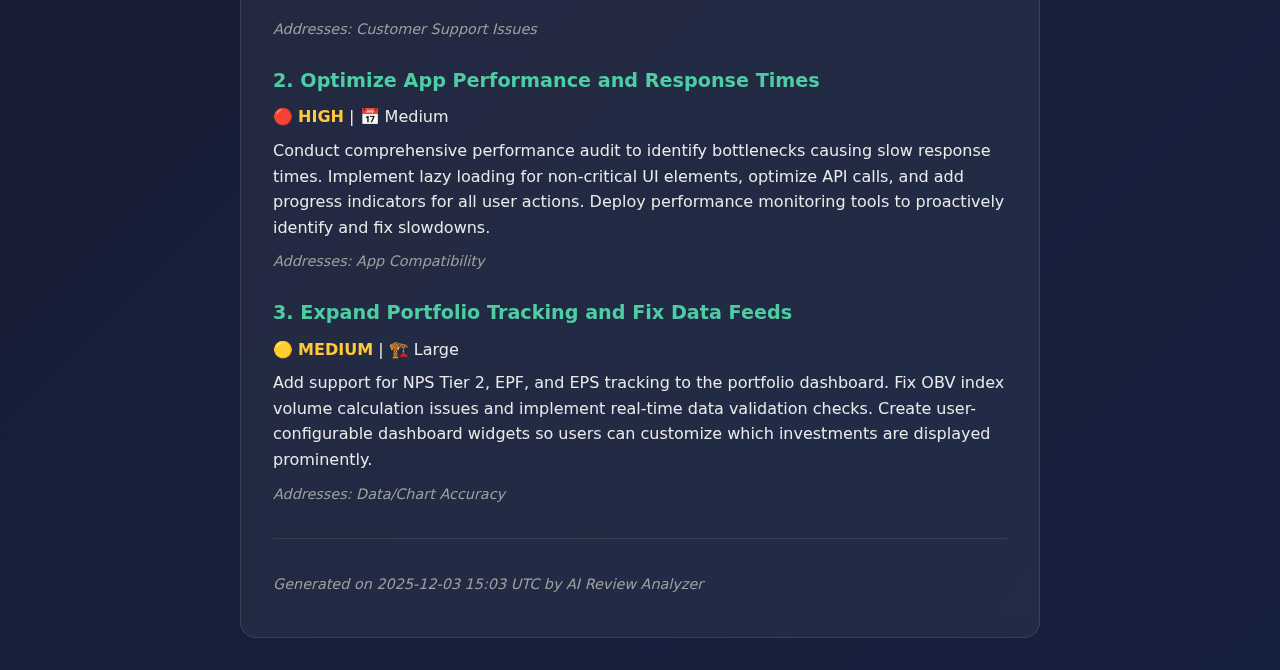
<file: artifacts/pulses/pulse_20251203_203331.html>
<!DOCTYPE html>
<html lang="en">
<head>
    <meta charset="UTF-8">
    <meta name="viewport" content="width=device-width, initial-scale=1.0">
    <title>IND MONEY Weekly Pulse</title>
    <style>
        :root {
            --primary: #1a1a2e;
            --secondary: #16213e;
            --accent: #e94560;
            --text: #eaeaea;
            --muted: #a0a0a0;
            --success: #4ecca3;
            --warning: #ffc93c;
            --danger: #ff6b6b;
        }
        
        * {
            margin: 0;
            padding: 0;
            box-sizing: border-box;
        }
        
        body {
            font-family: 'Segoe UI', system-ui, -apple-system, sans-serif;
            background: linear-gradient(135deg, var(--primary) 0%, var(--secondary) 100%);
            color: var(--text);
            min-height: 100vh;
            padding: 2rem;
            line-height: 1.6;
        }
        
        .container {
            max-width: 800px;
            margin: 0 auto;
            background: rgba(255,255,255,0.05);
            border-radius: 16px;
            padding: 2rem;
            backdrop-filter: blur(10px);
            border: 1px solid rgba(255,255,255,0.1);
        }
        
        h1 {
            font-size: 2rem;
            margin-bottom: 0.5rem;
            color: var(--accent);
        }
        
        h2 {
            font-size: 1.5rem;
            margin: 1.5rem 0 1rem;
            padding-bottom: 0.5rem;
            border-bottom: 2px solid var(--accent);
        }
        
        h3 {
            font-size: 1.2rem;
            margin: 1.5rem 0 0.5rem;
            color: var(--success);
        }
        
        p {
            margin: 0.5rem 0;
        }
        
        strong {
            color: var(--warning);
        }
        
        blockquote {
            background: rgba(233, 69, 96, 0.1);
            border-left: 4px solid var(--accent);
            padding: 1rem;
            margin: 1rem 0;
            border-radius: 0 8px 8px 0;
            font-style: italic;
        }
        
        blockquote p {
            margin: 0.25rem 0;
        }
        
        hr {
            border: none;
            border-top: 1px solid rgba(255,255,255,0.1);
            margin: 2rem 0;
        }
        
        em {
            color: var(--muted);
            font-size: 0.9rem;
        }
        
        .emoji {
            font-size: 1.2em;
        }
    </style>
</head>
<body>
    <div class="container">
        <p><h1>IND MONEY Weekly Pulse</p>
<p><strong>Period:</strong> September 10 - December 03, 2025  </p>
<p><strong>Total Reviews:</strong> 550  </p>
<p><strong>Reviews with Issues:</strong> 63 (11.5%)</p>
<hr>
<h2>🔍 Top Issues This Week</h2>
<h3>1. Customer Support Issues</h3>
<p><strong>19 mentions</strong> (3.5% of reviews) | Avg Rating: ⭐ (1.9)</p>
<p><strong>What users are saying:</strong></p>
<blockquote>
<p>"The Best (5 star)in terms of buying and operating mutual funds but worst customer service support (1 star) if planning to buy insurance through it" ⭐⭐⭐</p>
<p>"fraud app.eats your money with the bugs in it and no support executive to resolve the bug in app. pls do not use it.go for Zerodha" ⭐</p>
<p>"Worst service from the support. A stock is getting delisted and the positions will be liquidated but they didn't reply even after 10 days of filing an enquiry." ⭐</p>
<h3>2. App Compatibility</h3>
<p><strong>17 mentions</strong> (3.1% of reviews) | Avg Rating: ⭐⭐ (2.3)</p>
<p><strong>What users are saying:</strong></p>
<p>"worst application I ever use and seen pls don't use" ⭐</p>
<p>"App is too slow to respond every clicks.." ⭐</p>
<p>"worst app, always some or other issues," ⭐</p>
<h3>3. Data/Chart Accuracy</h3>
<p><strong>12 mentions</strong> (2.2% of reviews) | Avg Rating: ⭐⭐ (2.7)</p>
<p><strong>What users are saying:</strong></p>
<p>"It still doesn't track NPS Tier 2. Would be helpful if it is added instead of manually tracking it as a separate category." ⭐⭐⭐⭐⭐</p>
<p>"OBV इंडेक्स वॉल्यूम पढ़ नहीं पा रहा इसलिए 0 दिख रहा है। app की limitation है। Intraday के लिए INDmoney सही नहीं है। 1 star" ⭐</p>
<p>"Why my tracker only showing Bank? Where is EPF and EPS? Why my window is different from others. Updated, still not working." ⭐</p>
</blockquote>
<hr>
<h2>💡 Recommended Actions</h2>
<h3>1. Implement Dedicated Customer Support SLA System</h3>
<p>🔴 <strong>HIGH</strong> | 📅 Medium</p>
<p>Establish a tiered support system with guaranteed response times (24h for general queries, 4h for urgent issues like delistings). Create dedicated support channels for different product categories (mutual funds, insurance, stocks) with specialized agents and automated escalation for unresolved tickets after 48 hours.</p>
<p><em>Addresses: Customer Support Issues</em></p>
<h3>2. Optimize App Performance and Response Times</h3>
<p>🔴 <strong>HIGH</strong> | 📅 Medium</p>
<p>Conduct comprehensive performance audit to identify bottlenecks causing slow response times. Implement lazy loading for non-critical UI elements, optimize API calls, and add progress indicators for all user actions. Deploy performance monitoring tools to proactively identify and fix slowdowns.</p>
<p><em>Addresses: App Compatibility</em></p>
<h3>3. Expand Portfolio Tracking and Fix Data Feeds</h3>
<p>🟡 <strong>MEDIUM</strong> | 🏗️ Large</p>
<p>Add support for NPS Tier 2, EPF, and EPS tracking to the portfolio dashboard. Fix OBV index volume calculation issues and implement real-time data validation checks. Create user-configurable dashboard widgets so users can customize which investments are displayed prominently.</p>
<p><em>Addresses: Data/Chart Accuracy</em></p>
<hr>
<p><em>Generated on 2025-12-03 15:03 UTC by AI Review Analyzer</em></p>
    </div>
</body>
</html>
</file>
